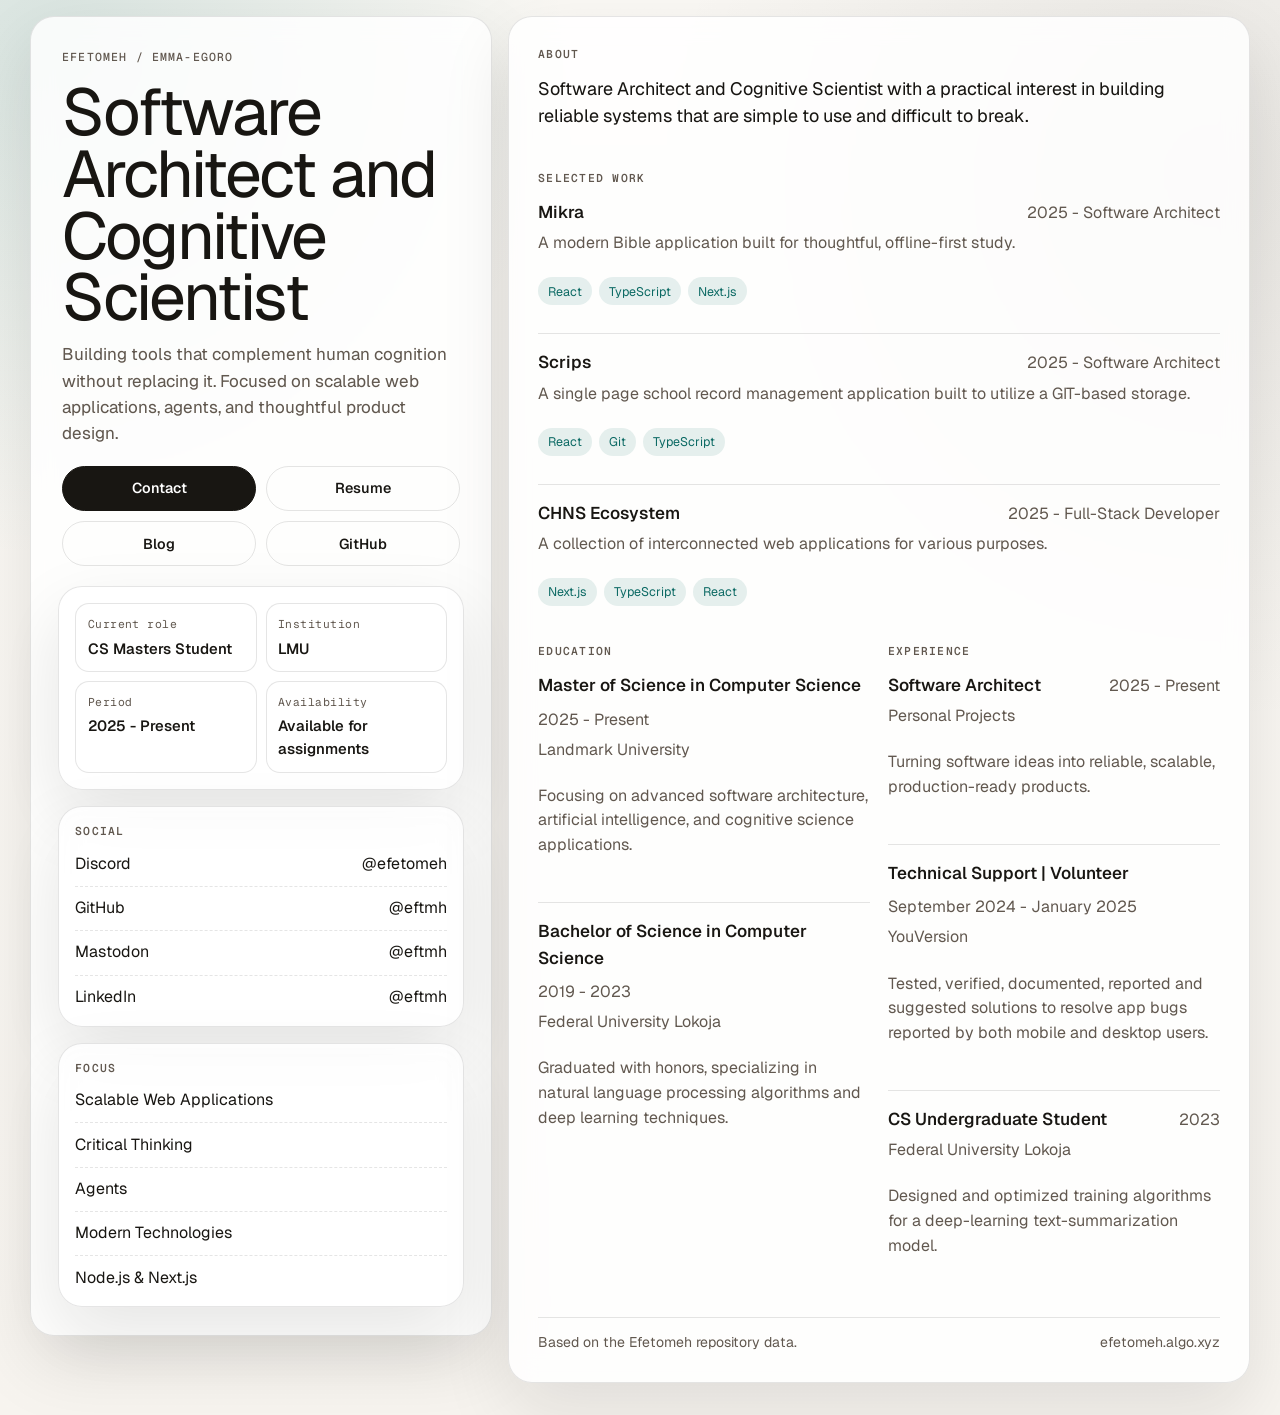
<file: index.html>
<!doctype html>
<html lang="en">
  <head>
    <meta charset="UTF-8" />
    <meta name="viewport" content="width=device-width, initial-scale=1.0" />
    <meta name="description" content="Loading portfolio data..." />
    <title>Efetomeh</title>
    <style>
      @import url("https://fonts.googleapis.com/css2?family=Geist:wght@100..900&family=Geist+Mono:wght@100..900&display=swap");

      :root {
        color-scheme: light;
        --paper: #f7f4ef;
        --card: rgba(255, 255, 255, 0.84);
        --ink: #181612;
        --muted: #61584f;
        --line: rgba(24, 22, 18, 0.11);
        --accent: #0c6a64;
        --accent-soft: rgba(12, 106, 100, 0.1);
        --shadow: 0 28px 70px rgba(24, 22, 18, 0.1);
      }

      * {
        box-sizing: border-box;
      }

      html {
        scroll-behavior: smooth;
      }

      body {
        margin: 0;
        min-height: 100vh;
        background:
          radial-gradient(circle at 4% 3%, rgba(12, 106, 100, 0.14), transparent 28%),
          radial-gradient(circle at 95% 12%, rgba(24, 22, 18, 0.08), transparent 32%),
          linear-gradient(180deg, #faf8f4 0%, var(--paper) 100%);
        color: var(--ink);
        font-family: "Geist", "Trebuchet MS", Arial, sans-serif;
        font-weight: 400;
        line-height: 1.55;
      }

      h1,
      h2,
      h3,
      p {
        margin-top: 0;
      }

      a {
        color: inherit;
        text-decoration: none;
      }

      a:hover {
        color: var(--accent);
      }

      .page {
        width: min(1220px, calc(100% - 2rem));
        margin: 0 auto;
        padding: 1rem 0 2rem;
      }

      .layout {
        display: grid;
        gap: 1rem;
      }

      .rail,
      .main,
      .tile {
        background: var(--card);
        border: 1px solid var(--line);
        box-shadow: var(--shadow);
        backdrop-filter: blur(12px);
        border-radius: 24px;
      }

      .rail {
        display: grid;
        gap: 1rem;
        padding: clamp(1.2rem, 2.2vw, 1.7rem);
      }

      .hero {
        padding: 0.25rem;
      }

      .eyebrow {
        margin-bottom: 0.95rem;
        font-family: "Geist Mono", "Geist", "Trebuchet MS", Arial, sans-serif;
        letter-spacing: 0.1em;
        text-transform: uppercase;
        font-size: 0.72rem;
        font-weight: 500;
        color: var(--muted);
      }

      h1 {
        margin-bottom: 0.85rem;
        font-size: clamp(2.3rem, 6vw, 4.1rem);
        line-height: 0.94;
        letter-spacing: -0.03em;
        font-weight: 420;
      }

      .lead {
        margin-bottom: 1.2rem;
        max-width: 38ch;
        font-family: "Geist", "Trebuchet MS", Arial, sans-serif;
        color: var(--muted);
        font-size: clamp(0.98rem, 1.5vw, 1.06rem);
        font-weight: 420;
      }

      .actions {
        display: grid;
        grid-template-columns: repeat(2, minmax(0, 1fr));
        gap: 0.62rem;
      }

      .button {
        min-height: 43px;
        display: inline-flex;
        align-items: center;
        justify-content: center;
        border-radius: 999px;
        padding: 0.66rem 0.9rem;
        border: 1px solid var(--line);
        font-family: "Geist", "Trebuchet MS", Arial, sans-serif;
        font-size: 0.9rem;
        font-weight: 560;
        transition: transform 170ms ease, border-color 170ms ease, background-color 170ms ease;
      }

      .button.primary {
        background: var(--ink);
        color: #fff;
        border-color: var(--ink);
      }

      .button.secondary {
        background: transparent;
        color: var(--ink);
      }

      .button:hover {
        transform: translateY(-1px);
        border-color: rgba(24, 22, 18, 0.35);
      }

      .meta-grid {
        display: grid;
        grid-template-columns: repeat(2, minmax(0, 1fr));
        gap: 0.55rem;
      }

      .meta-card {
        border: 1px solid var(--line);
        border-radius: 14px;
        padding: 0.72rem;
        background: rgba(255, 255, 255, 0.52);
      }

      .meta-label {
        display: block;
        font-family: "Geist Mono", "Geist", "Trebuchet MS", Arial, sans-serif;
        color: var(--muted);
        font-size: 0.71rem;
        margin-bottom: 0.2rem;
        letter-spacing: 0.04em;
      }

      .meta-value {
        font-family: "Geist", "Trebuchet MS", Arial, sans-serif;
        font-size: 0.93rem;
        font-weight: 560;
      }

      .tile {
        padding: 1rem;
      }

      .section-title {
        margin-bottom: 0.7rem;
        font-family: "Geist Mono", "Geist", "Trebuchet MS", Arial, sans-serif;
        font-size: 0.71rem;
        letter-spacing: 0.11em;
        text-transform: uppercase;
        font-weight: 560;
        color: var(--muted);
      }

      .list {
        list-style: none;
        margin: 0;
        padding: 0;
        display: grid;
        gap: 0.58rem;
        font-family: "Geist", "Trebuchet MS", Arial, sans-serif;
      }

      .list li {
        display: flex;
        justify-content: space-between;
        gap: 0.7rem;
        border-bottom: 1px dashed var(--line);
        padding-bottom: 0.58rem;
      }

      .list li:last-child {
        border-bottom: 0;
        padding-bottom: 0;
      }

      .main {
        padding: clamp(1.2rem, 2.3vw, 1.8rem);
        display: grid;
        gap: 1.4rem;
      }

      .bio {
        max-width: 62ch;
        font-size: clamp(1.03rem, 1.4vw, 1.18rem);
        font-weight: 420;
      }

      .projects {
        display: grid;
        gap: 0.8rem;
      }

      .project {
        display: grid;
        gap: 0.33rem;
        padding: 0.95rem 0;
        border-top: 1px solid var(--line);
      }

      .project:first-child {
        padding-top: 0;
        border-top: 0;
      }

      .project-row {
        display: flex;
        justify-content: space-between;
        align-items: baseline;
        flex-wrap: wrap;
        gap: 0.55rem;
      }

      .project-title {
        margin: 0;
        font-size: 1.07rem;
        font-weight: 560;
      }

      .project-desc,
      .footer {
        font-family: "Geist", "Trebuchet MS", Arial, sans-serif;
        color: var(--muted);
      }

      .tech {
        display: flex;
        flex-wrap: wrap;
        gap: 0.42rem;
      }

      .chip {
        background: var(--accent-soft);
        color: var(--accent);
        border-radius: 999px;
        padding: 0.27rem 0.63rem;
        font-family: "Geist", "Trebuchet MS", Arial, sans-serif;
        font-size: 0.78rem;
      }

      .stack-grid {
        display: grid;
        gap: 1rem;
      }

      .footer {
        border-top: 1px solid var(--line);
        margin-top: 0.3rem;
        padding-top: 0.85rem;
        display: flex;
        flex-wrap: wrap;
        justify-content: space-between;
        gap: 0.5rem 1.3rem;
        font-size: 0.88rem;
      }

      @media (min-width: 940px) {
        .layout {
          grid-template-columns: minmax(260px, 0.86fr) minmax(0, 1.38fr);
          align-items: start;
        }

        .rail {
          position: sticky;
          top: 0.9rem;
        }

        .stack-grid {
          grid-template-columns: repeat(2, minmax(0, 1fr));
          gap: 1.1rem;
        }
      }

      @media (max-width: 620px) {
        .page {
          width: calc(100% - 1rem);
          padding-top: 0.5rem;
        }

        .actions {
          grid-template-columns: 1fr;
        }

        .meta-grid {
          grid-template-columns: 1fr;
        }

        .project-row,
        .footer {
          flex-direction: column;
          align-items: flex-start;
        }
      }

      .button:focus-visible,
      a:focus-visible {
        outline: 2px solid var(--accent);
        outline-offset: 3px;
      }
    </style>
  </head>
  <body>
    <main class="page">
      <div class="layout">
        <aside class="rail" aria-labelledby="hero-title">
          <section class="hero">
            <p class="eyebrow" id="hero-eyebrow"></p>
            <h1 id="hero-title"></h1>
            <p class="lead" id="hero-lead"></p>
            <div class="actions">
              <a class="button primary" id="contact-link" href=""></a>
              <a class="button secondary" id="resume-link" href=""></a>
              <a class="button secondary" id="blog-link" href=""></a>
              <a class="button secondary" id="github-link" href="" target="_blank" rel="noreferrer"></a>
            </div>
          </section>

          <section class="tile">
            <div class="meta-grid" id="profile-details-grid" aria-label="Profile details">
              <div class="meta-card">
                <span class="meta-label" id="label-current-role"></span>
                <div class="meta-value" id="current-role"></div>
              </div>
              <div class="meta-card">
                <span class="meta-label" id="label-current-institution"></span>
                <div class="meta-value" id="current-institution"></div>
              </div>
              <div class="meta-card">
                <span class="meta-label" id="label-current-period"></span>
                <div class="meta-value" id="current-period"></div>
              </div>
              <div class="meta-card">
                <span class="meta-label" id="label-availability"></span>
                <div class="meta-value" id="availability"></div>
              </div>
            </div>
          </section>

          <section class="tile" aria-labelledby="social-title">
            <p class="section-title" id="social-title">Social</p>
            <ul class="list" id="social-list"></ul>
          </section>

          <section class="tile" aria-labelledby="focus-title">
            <p class="section-title" id="focus-title">Focus</p>
            <ul class="list" id="focus-list"></ul>
          </section>
        </aside>

        <section class="main" aria-labelledby="work-title">
          <div>
            <p class="section-title" id="about-title">About</p>
            <p class="bio" id="bio"></p>
          </div>

          <div>
            <p class="section-title" id="work-title">Selected work</p>
            <div class="projects" id="projects-list"></div>
          </div>

          <div class="stack-grid">
            <div>
              <p class="section-title" id="education-title">Education</p>
              <div class="projects" id="education-list"></div>
            </div>

            <div>
              <p class="section-title" id="experience-title">Experience</p>
              <div class="projects" id="experience-list"></div>
            </div>
          </div>

          <footer class="footer">
            <span id="footer-note"></span>
            <a id="footer-link" href="#" target="_blank" rel="noreferrer"></a>
          </footer>
        </section>
      </div>
    </main>
    <script src="./lib/components.js"></script>
    <script type="module">
      const dataUrl = "./data.json";

      const descriptionMeta = document.querySelector('meta[name="description"]');
      const heroEyebrow = document.getElementById("hero-eyebrow");
      const heroTitle = document.getElementById("hero-title");
      const heroLead = document.getElementById("hero-lead");
      const contactLink = document.getElementById("contact-link");
      const currentRole = document.getElementById("current-role");
      const currentInstitution = document.getElementById("current-institution");
      const currentPeriod = document.getElementById("current-period");
      const availability = document.getElementById("availability");
      const profileDetailsGrid = document.getElementById("profile-details-grid");
      const labelCurrentRole = document.getElementById("label-current-role");
      const labelCurrentInstitution = document.getElementById("label-current-institution");
      const labelCurrentPeriod = document.getElementById("label-current-period");
      const labelAvailability = document.getElementById("label-availability");
      const resumeLink = document.getElementById("resume-link");
      const blogLink = document.getElementById("blog-link");
      const footerLink = document.getElementById("footer-link");
      const footerNote = document.getElementById("footer-note");
      const focusTitle = document.getElementById("focus-title");
      const focusList = document.getElementById("focus-list");
      const socialList = document.getElementById("social-list");
      const socialTitle = document.getElementById("social-title");
      const aboutTitle = document.getElementById("about-title");
      const workTitle = document.getElementById("work-title");
      const educationTitle = document.getElementById("education-title");
      const experienceTitle = document.getElementById("experience-title");
      const bio = document.getElementById("bio");
      const projectsList = document.getElementById("projects-list");
      const educationList = document.getElementById("education-list");
      const experienceList = document.getElementById("experience-list");

      function renderPortfolio(portfolioData) {
        const { hero, sections, profile, content, footer } = portfolioData;
        const { projects, education, experience, socials } = content;
        const profileDetailLabels = hero.profileDetailLabels ?? {};

        if (descriptionMeta) {
          descriptionMeta.setAttribute("content", hero.metaDescription);
        }

        document.title = hero.title;

        if (heroEyebrow) heroEyebrow.textContent = `${hero.name} / ${hero.fullName}`;
        if (heroTitle) heroTitle.textContent = hero.headline;
        if (heroLead) {
          heroLead.textContent = `${hero.description.charAt(0).toUpperCase()}${hero.description.slice(1)} ${hero.leadSuffix}`;
        }
        if (contactLink) contactLink.textContent = hero.actions.contact.label;
        if (contactLink) contactLink.setAttribute("href", normalizeSiteUrl(hero.actions.contact.url));
        if (profileDetailsGrid) profileDetailsGrid.setAttribute("aria-label", hero.profileDetailAriaLabel);
        if (labelCurrentRole) labelCurrentRole.textContent = profileDetailLabels.role;
        if (labelCurrentInstitution) labelCurrentInstitution.textContent = profileDetailLabels.institution;
        if (labelCurrentPeriod) labelCurrentPeriod.textContent = profileDetailLabels.period;
        if (labelAvailability) labelAvailability.textContent = profileDetailLabels.availability;
        if (currentRole) currentRole.textContent = profile.currentRole;
        if (currentInstitution) currentInstitution.textContent = profile.currentInstitution.replace(/^@\s*/, "");
        if (currentPeriod) currentPeriod.textContent = profile.currentPeriod.replace(/—/g, "-");
        if (availability) availability.textContent = profile.availability;
        if (resumeLink) resumeLink.textContent = hero.actions.resume.label;
        if (resumeLink) resumeLink.setAttribute("href", normalizeSiteUrl(hero.actions.resume.url));
        if (blogLink) blogLink.textContent = hero.actions.blog.label;
        if (blogLink) blogLink.setAttribute("href", normalizeSiteUrl(hero.actions.blog.url));
        const githubLink = document.getElementById("github-link");
        if (githubLink) githubLink.textContent = hero.actions.github.label;
        if (githubLink) githubLink.setAttribute("href", normalizeSiteUrl(hero.actions.github.url));
        if (focusTitle) focusTitle.textContent = sections.focus;
        if (socialTitle) socialTitle.textContent = sections.social;
        if (aboutTitle) aboutTitle.textContent = sections.about;
        if (workTitle) workTitle.textContent = sections.selectedWork;
        if (educationTitle) educationTitle.textContent = sections.education;
        if (experienceTitle) experienceTitle.textContent = sections.experience;
        if (footerNote) footerNote.textContent = footer.note;
        if (footerLink) footerLink.textContent = footer.label;
        if (footerLink) footerLink.setAttribute("href", footer.url);
        if (bio) {
          bio.textContent = `${hero.headline} with a practical interest in building reliable systems that are simple to use and difficult to break.`;
        }

        if (focusList) {
          focusList.innerHTML = "";
          profile.focus.forEach((item) => {
            const li = document.createElement("li");
            const span = document.createElement("span");
            span.textContent = item;
            li.appendChild(span);
            focusList.appendChild(li);
          });
        }

        if (socialList) {
          socialList.innerHTML = "";
          socials.forEach((social) => {
            const li = document.createElement("li");
            const nameSpan = document.createElement("span");
            nameSpan.textContent = social.name;
            
            const handleLabel = social.handle ?? social.name;
            const link = createLink(social.url, handleLabel, {
              external: !social.url.startsWith("mailto:")
            });
            
            li.appendChild(nameSpan);
            li.appendChild(link);
            socialList.appendChild(li);
          });
        }

        if (projectsList) {
          projectsList.innerHTML = "";
          projects.forEach((project) => {
            const article = document.createElement("article");
            article.className = "project";
            
            const row = document.createElement("div");
            row.className = "project-row";
            
            const titleH3 = document.createElement("h3");
            titleH3.className = "project-title";
            const titleLink = createLink(project.url, project.title, { external: true });
            titleH3.appendChild(titleLink);
            
            const yearSpan = document.createElement("span");
            yearSpan.className = "project-desc";
            yearSpan.textContent = `${project.year} - ${project.role}`;
            
            row.appendChild(titleH3);
            row.appendChild(yearSpan);
            
            const desc = document.createElement("p");
            desc.className = "project-desc";
            desc.textContent = project.description.replace(/^.*?:\s*/, "");
            
            const tech = document.createElement("div");
            tech.className = "tech";
            project.tech.forEach((techItem) => {
              tech.appendChild(createBadge(techItem, "chip"));
            });
            
            article.appendChild(row);
            article.appendChild(desc);
            article.appendChild(tech);
            projectsList.appendChild(article);
          });
        }

        if (educationList) {
          educationList.innerHTML = "";
          education.forEach((item) => {
            const article = document.createElement("article");
            article.className = "project";
            
            const row = document.createElement("div");
            row.className = "project-row";
            
            const titleH3 = document.createElement("h3");
            titleH3.className = "project-title";
            titleH3.textContent = item.degree;
            
            const yearSpan = document.createElement("span");
            yearSpan.className = "project-desc";
            yearSpan.textContent = item.year;
            
            row.appendChild(titleH3);
            row.appendChild(yearSpan);
            
            const school = document.createElement("p");
            school.className = "project-desc";
            school.textContent = item.school;
            
            const desc = document.createElement("p");
            desc.className = "project-desc";
            desc.textContent = item.description;
            
            article.appendChild(row);
            article.appendChild(school);
            article.appendChild(desc);
            educationList.appendChild(article);
          });
        }

        if (experienceList) {
          experienceList.innerHTML = "";
          experience.forEach((item) => {
            const article = document.createElement("article");
            article.className = "project";
            
            const row = document.createElement("div");
            row.className = "project-row";
            
            const titleH3 = document.createElement("h3");
            titleH3.className = "project-title";
            titleH3.textContent = item.role;
            
            const yearSpan = document.createElement("span");
            yearSpan.className = "project-desc";
            yearSpan.textContent = item.year;
            
            row.appendChild(titleH3);
            row.appendChild(yearSpan);
            
            const company = document.createElement("p");
            company.className = "project-desc";
            company.textContent = item.company;
            
            const desc = document.createElement("p");
            desc.className = "project-desc";
            desc.textContent = item.description;
            
            article.appendChild(row);
            article.appendChild(company);
            article.appendChild(desc);
            experienceList.appendChild(article);
          });
        }
      }

      async function loadPortfolio() {
        let portfolioData = null;

        try {
          const response = await fetch(dataUrl, { cache: "no-store" });
          if (!response.ok) {
            throw new Error(`Failed to fetch data.json: ${response.status}`);
          }
          portfolioData = await response.json();
        } catch (error) {
          console.warn("Portfolio data could not be fetched.", error);
        }

        if (!portfolioData) {
          if (heroLead) heroLead.textContent = "Portfolio content could not be loaded.";
          return;
        }

        renderPortfolio(portfolioData);
      }

      loadPortfolio();
    </script>
    <div hidden aria-hidden="true">
      <a rel="me" href="https://ieji.de/@eftmh">Mastodon</a>
    </div>
    <script src="./lib/components.js"></script>
    <script src="./lib/register-sw.js"></script>
  </body>
</html>
</file>
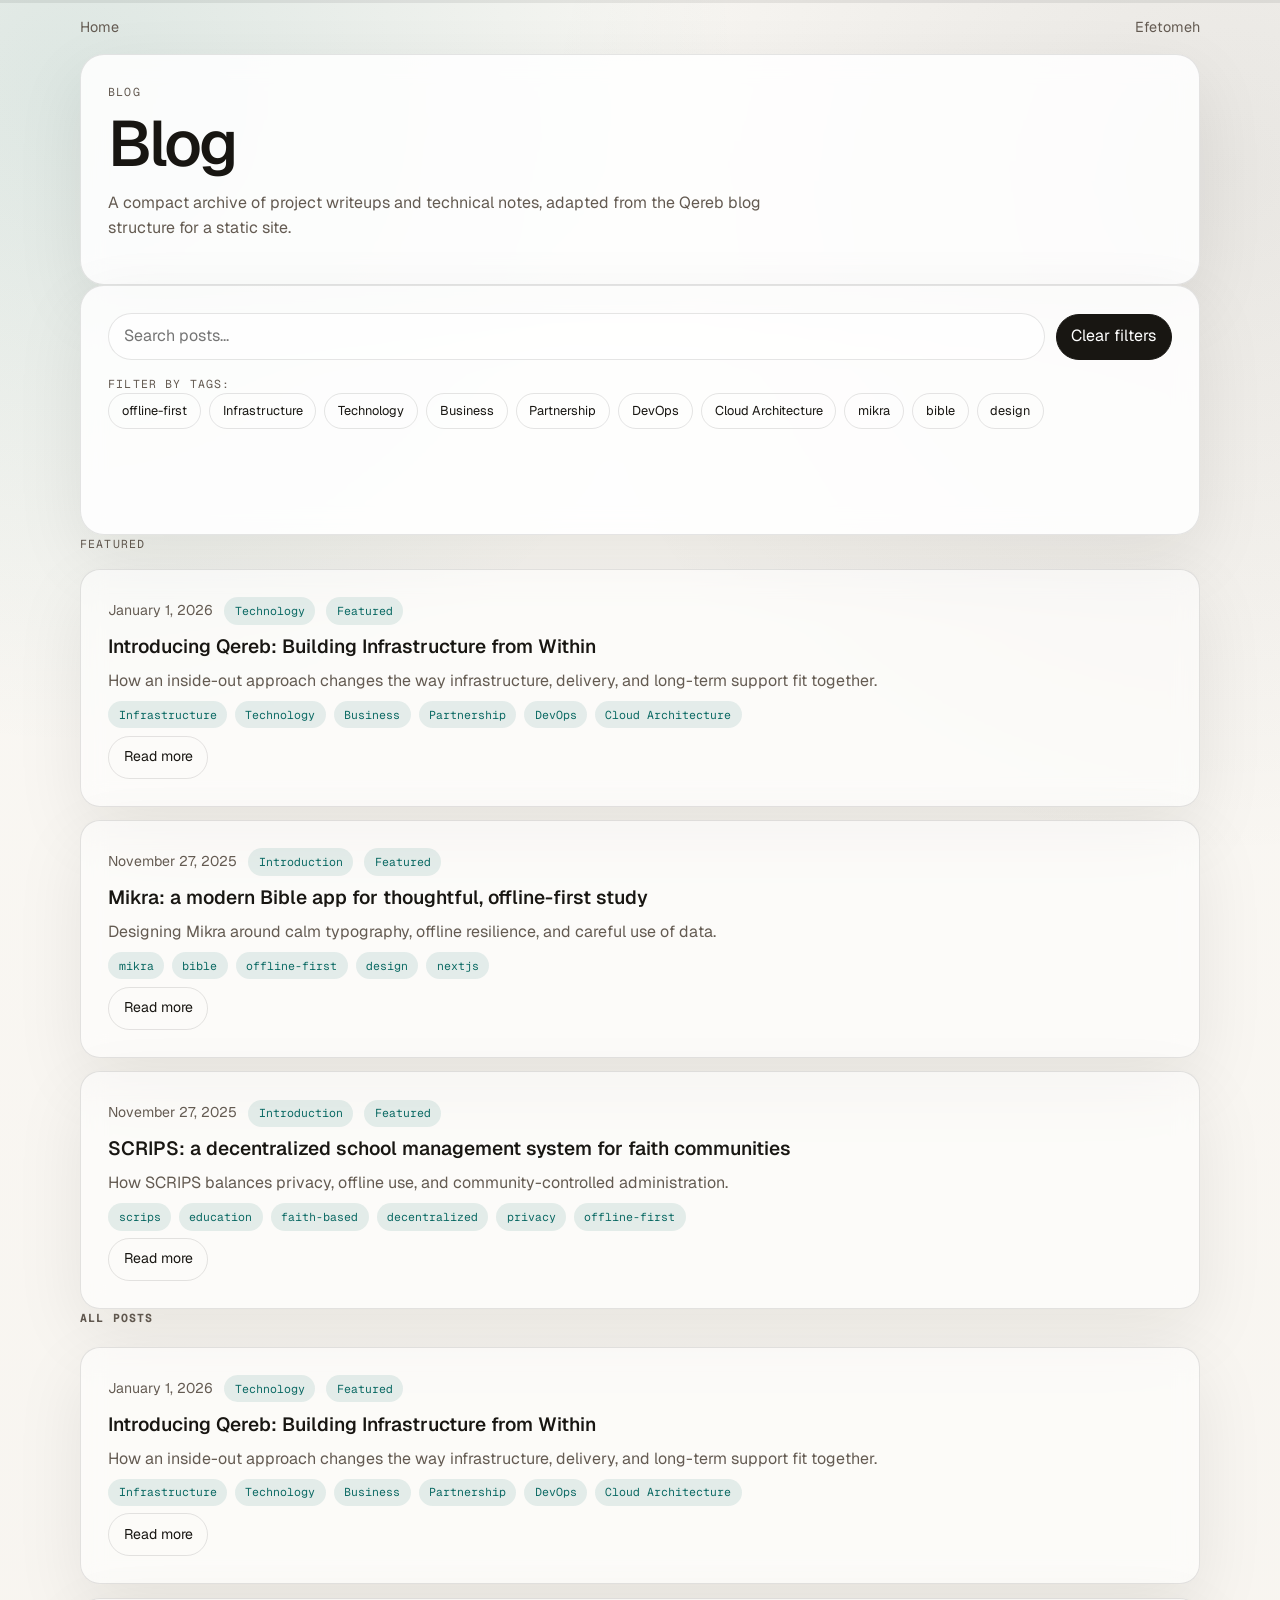
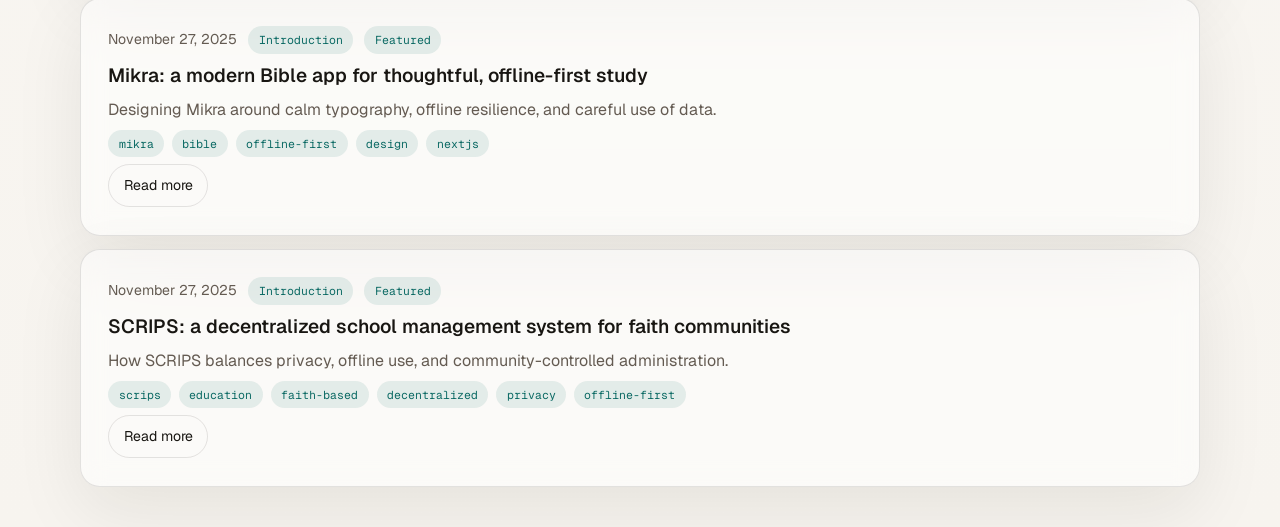
<file: blog/index.html>
<!doctype html>
<html lang="en">
  <head>
    <meta charset="UTF-8" />
    <meta name="viewport" content="width=device-width, initial-scale=1.0" />
    <meta name="description" content="Blog" />
    <title>Blog | Efetomeh</title>
    <link rel="stylesheet" href="./blog.css" />
  </head>
  <body data-view="index">
    <div class="progress" aria-hidden="true"><span id="reading-progress-bar"></span></div>
    <main class="page">
      <div class="topbar">
        <a id="home-link" href="/">Home</a>
        <a href="/">Efetomeh</a>
      </div>

      <section class="hero surface">
        <p class="eyebrow">Blog</p>
        <h1 id="blog-title"></h1>
        <p id="blog-intro"></p>
      </section>

      <section class="panel surface controls" aria-label="Blog filters">
        <div class="search-row">
          <input id="search-input" class="search" type="search" placeholder="Search posts..." />
          <button id="clear-filters" class="button primary" type="button" hidden>Clear filters</button>
        </div>

        <div>
          <div class="label-row">
            <span id="filter-label">Filter by tags:</span>
          </div>
          <div id="tag-filters" class="tags" aria-label="Tag filters"></div>
        </div>

        <div id="active-filters" class="active-tags"></div>
      </section>

      <section id="featured-section" class="grid">
        <div class="label-row">
          <span id="featured-label">Featured</span>
        </div>
        <div id="featured-list" class="post-grid"></div>
      </section>

      <section class="grid">
        <div class="search-row" style="margin-bottom: 0.25rem;">
          <h2 class="section-title" style="margin: 0;" id="results-count"></h2>
        </div>
        <div id="all-posts-list" class="post-grid"></div>
      </section>
    </main>
    <script src="../lib/components.js"></script>
    <script src="../lib/register-sw.js"></script>
    <script src="./blog.js"></script>
  </body>
</html>
</file>
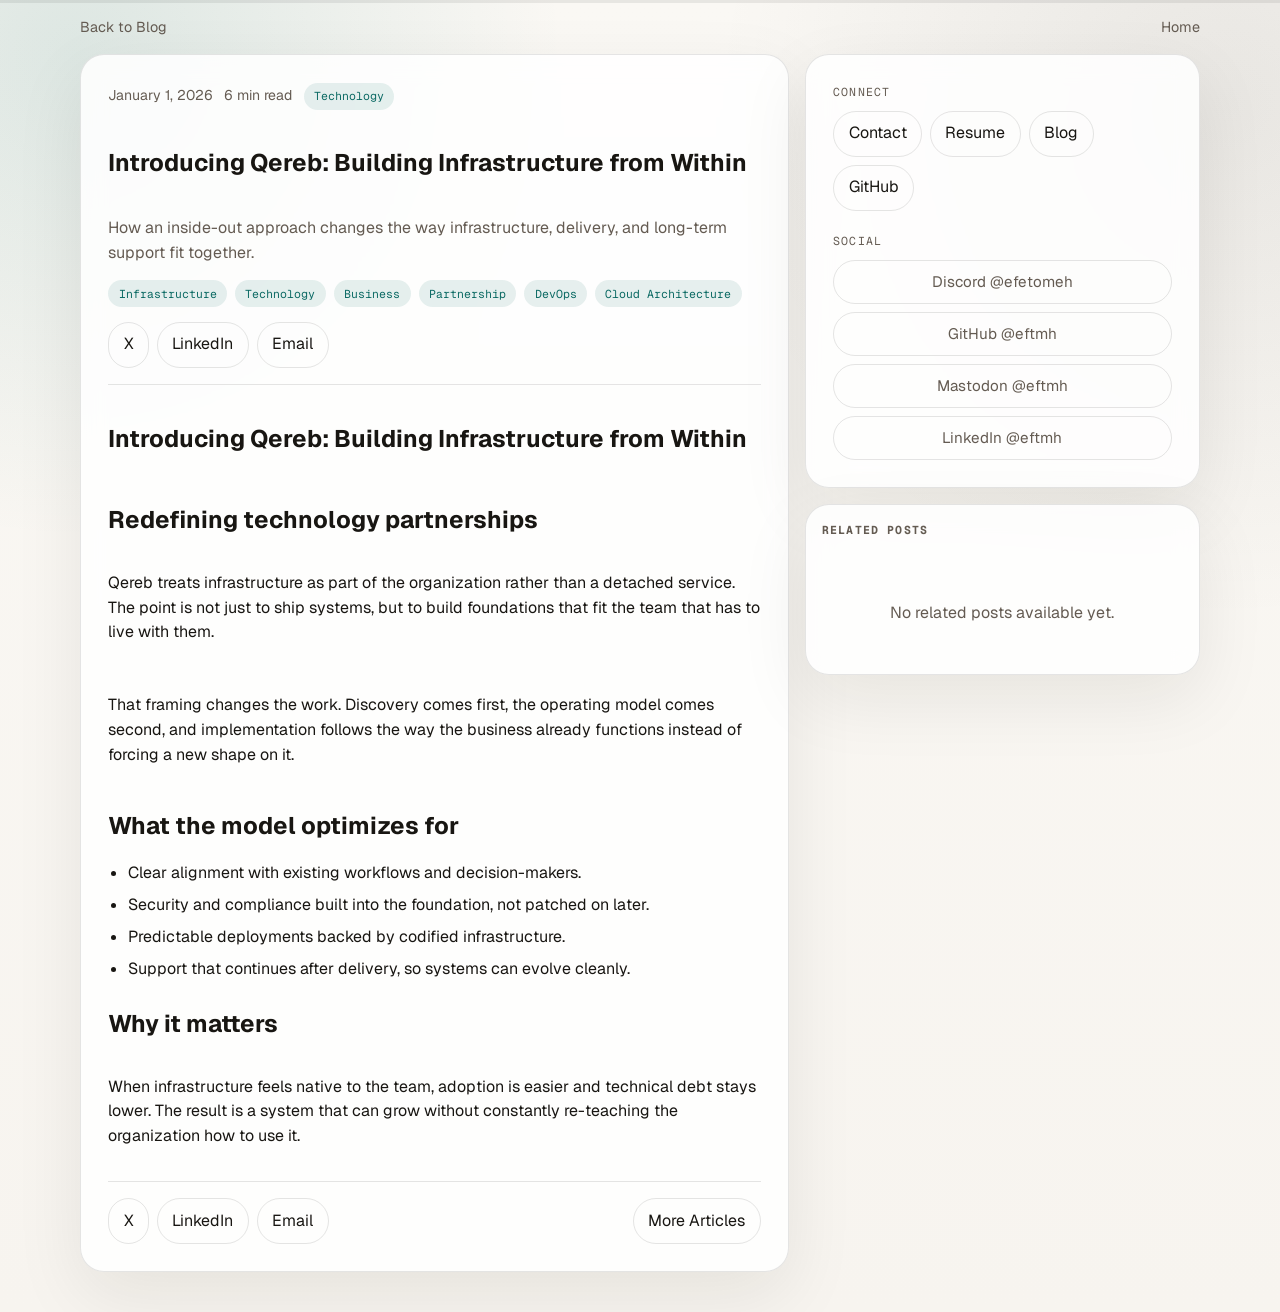
<file: blog/post.html>
<!doctype html>
<html lang="en">
  <head>
    <meta charset="UTF-8" />
    <meta name="viewport" content="width=device-width, initial-scale=1.0" />
    <meta name="description" content="Blog post" />
    <title>Blog | Efetomeh</title>
    <link rel="stylesheet" href="./blog.css" />
  </head>
  <body data-view="post" data-slug="">
    <div class="progress" aria-hidden="true"><span id="reading-progress-bar"></span></div>
    <main class="page">
      <div class="topbar">
        <a id="back-link" href="/blog/">Back to Blog</a>
        <a id="home-link" href="/">Home</a>
      </div>

      <div class="post-layout">
        <article class="article surface">
          <header class="article-header">
            <div class="post-meta">
              <span id="post-meta-date"></span>
              <span id="post-meta-time"></span>
              <span class="badge" id="post-meta-category"></span>
            </div>
            <h1 id="post-title"></h1>
            <p id="post-summary" class="post-summary"></p>
            <div id="post-tags" class="tags"></div>
            <div id="post-links-top" class="link-actions"></div>
          </header>

          <div id="post-content" class="content"></div>

          <footer class="footer-box">
            <div id="post-links-bottom" class="link-actions"></div>
            <a id="more-articles-link" class="button" href="/blog/"></a>
          </footer>
        </article>

        <aside class="sticky">
          <section class="panel surface connect-panel">
            <div class="label-row">
              <span>Connect</span>
            </div>

            <div id="sidebar-actions" class="sidebar-actions" aria-label="Quick actions"></div>

            <div class="label-row" style="margin-top: 0.65rem;">
              <span>Social</span>
            </div>
            <div id="sidebar-network" class="sidebar-network" aria-label="External links"></div>
          </section>

          <section id="related-posts" class="grid surface" style="padding: 1rem;"></section>
        </aside>
      </div>
    </main>
    <script src="../lib/components.js"></script>
    <script src="../lib/register-sw.js"></script>
    <script src="./blog.js"></script>
  </body>
</html>
</file>
<file: blog/blog.css>
@import url("https://fonts.googleapis.com/css2?family=Geist:wght@100..900&family=Geist+Mono:wght@100..900&display=swap");

:root {
  color-scheme: light;
  --paper: #f7f4ef;
  --card: rgba(255, 255, 255, 0.86);
  --ink: #181612;
  --muted: #645b52;
  --line: rgba(24, 22, 18, 0.11);
  --accent: #0c6a64;
  --accent-soft: rgba(12, 106, 100, 0.1);
  --shadow: 0 24px 70px rgba(24, 22, 18, 0.08);
}

* {
  box-sizing: border-box;
}

html {
  scroll-behavior: smooth;
}

body {
  margin: 0;
  min-height: 100vh;
  background:
    radial-gradient(circle at 6% 4%, rgba(12, 106, 100, 0.12), transparent 28%),
    radial-gradient(circle at 96% 8%, rgba(24, 22, 18, 0.08), transparent 30%),
    linear-gradient(180deg, #faf8f4 0%, var(--paper) 100%);
  color: var(--ink);
  font-family: "Geist", Arial, sans-serif;
  line-height: 1.55;
}

a {
  color: inherit;
  text-decoration: none;
}

a:hover {
  color: var(--accent);
}

button,
input {
  font: inherit;
}

.page {
  width: min(1120px, calc(100% - 2rem));
  margin: 0 auto;
  padding: 1rem 0 2.5rem;
}

.shell {
  display: grid;
  gap: 1rem;
}

.surface {
  background: var(--card);
  border: 1px solid var(--line);
  box-shadow: var(--shadow);
  backdrop-filter: blur(12px);
  border-radius: 24px;
}

.topbar {
  display: flex;
  align-items: center;
  justify-content: space-between;
  gap: 1rem;
  margin-bottom: 1rem;
  font-size: 0.9rem;
  color: var(--muted);
}

.eyebrow {
  margin: 0 0 0.85rem;
  font-family: "Geist Mono", monospace;
  text-transform: uppercase;
  letter-spacing: 0.1em;
  color: var(--muted);
  font-size: 0.72rem;
}

.hero,
.panel,
.article,
.post-card {
  padding: clamp(1.1rem, 2.3vw, 1.7rem);
}

.hero h1,
.post-header h1 {
  margin: 0 0 0.8rem;
  line-height: 0.95;
  letter-spacing: -0.04em;
  font-size: clamp(2.4rem, 5vw, 4.6rem);
  font-weight: 560;
}

.hero p,
.post-summary,
.muted {
  color: var(--muted);
}

.hero p {
  max-width: 62ch;
}

.controls {
  display: grid;
  gap: 0.9rem;
}

.search-row {
  display: flex;
  flex-wrap: wrap;
  gap: 0.7rem;
  align-items: center;
  justify-content: space-between;
}

.search {
  flex: 1 1 280px;
  min-height: 44px;
  border-radius: 999px;
  border: 1px solid var(--line);
  background: rgba(255, 255, 255, 0.65);
  padding: 0.65rem 0.95rem;
  color: var(--ink);
}

.search:focus {
  outline: 2px solid rgba(12, 106, 100, 0.18);
  border-color: rgba(12, 106, 100, 0.35);
}

.button {
  display: inline-flex;
  align-items: center;
  justify-content: center;
  gap: 0.4rem;
  min-height: 40px;
  border-radius: 999px;
  border: 1px solid var(--line);
  background: transparent;
  padding: 0.6rem 0.9rem;
  cursor: pointer;
  color: var(--ink);
  transition: transform 170ms ease, border-color 170ms ease, background-color 170ms ease;
}

.button:hover {
  transform: translateY(-1px);
  border-color: rgba(24, 22, 18, 0.28);
}

.button.primary {
  background: var(--ink);
  color: #fff;
  border-color: var(--ink);
}

.button.chip {
  min-height: 34px;
  font-size: 0.8rem;
  padding: 0.45rem 0.8rem;
}

.button.chip.active {
  background: var(--accent);
  color: #fff;
  border-color: var(--accent);
}

.tags,
.active-tags {
  display: flex;
  flex-wrap: wrap;
  gap: 0.5rem;
}

.label-row {
  display: flex;
  flex-wrap: wrap;
  align-items: center;
  gap: 0.5rem;
  color: var(--muted);
  font-family: "Geist Mono", monospace;
  font-size: 0.72rem;
  letter-spacing: 0.1em;
  text-transform: uppercase;
}

.section-title {
  margin: 0 0 0.85rem;
  font-family: "Geist Mono", monospace;
  letter-spacing: 0.1em;
  text-transform: uppercase;
  font-size: 0.72rem;
  color: var(--muted);
}

.grid {
  display: grid;
  gap: 1rem;
}

.post-grid {
  display: grid;
  gap: 0.85rem;
}

.post-card {
  display: grid;
  gap: 0.45rem;
  border: 1px solid var(--line);
  background: rgba(255, 255, 255, 0.55);
  border-radius: 20px;
}

.post-card:hover {
  border-color: rgba(12, 106, 100, 0.25);
}

.post-meta,
.post-meta-inline {
  display: flex;
  flex-wrap: wrap;
  align-items: center;
  gap: 0.5rem 0.7rem;
  color: var(--muted);
  font-size: 0.88rem;
}

.post-title {
  margin: 0;
  font-size: 1.2rem;
  font-weight: 560;
}

.post-summary {
  margin: 0;
}

.badge {
  display: inline-flex;
  align-items: center;
  border-radius: 999px;
  padding: 0.3rem 0.65rem;
  background: var(--accent-soft);
  color: var(--accent);
  font-family: "Geist Mono", monospace;
  font-size: 0.72rem;
}

.post-layout {
  display: grid;
  gap: 1rem;
}

.article {
  display: grid;
  gap: 1rem;
}

.article-header {
  display: grid;
  gap: 0.9rem;
  padding-bottom: 1rem;
  border-bottom: 1px solid var(--line);
}

.content {
  max-width: 70ch;
  display: grid;
  gap: 1rem;
}

.content h2,
.content h3 {
  margin: 0.8rem 0 0.3rem;
  line-height: 1.15;
}

.content p,
.content li {
  color: var(--ink);
}

.content ul {
  margin: 0;
  padding-left: 1.25rem;
  display: grid;
  gap: 0.45rem;
}

.link-actions,
.footer-actions {
  display: flex;
  flex-wrap: wrap;
  gap: 0.5rem;
}

.footer-box {
  border-top: 1px solid var(--line);
  padding-top: 1rem;
  display: flex;
  justify-content: space-between;
  gap: 1rem;
  flex-wrap: wrap;
  align-items: center;
}

.related-grid {
  display: grid;
  gap: 0.85rem;
  grid-template-columns: repeat(auto-fit, minmax(220px, 1fr));
}

.connect-panel {
  display: grid;
  gap: 0.65rem;
  margin-bottom: 1rem;
}

.sidebar-actions {
  display: flex;
  flex-wrap: wrap;
  gap: 0.5rem;
}

.sidebar-network {
  display: grid;
  gap: 0.45rem;
  font-size: 0.95rem;
}

.sidebar-network a {
  color: var(--muted);
}

.sidebar-network a:hover {
  color: var(--accent);
}

.progress {
  position: fixed;
  top: 0;
  left: 0;
  height: 3px;
  width: 100%;
  background: rgba(24, 22, 18, 0.08);
  z-index: 30;
}

.progress > span {
  display: block;
  height: 100%;
  width: 0;
  background: var(--accent);
}

.empty-state {
  padding: 2rem 0;
  text-align: center;
  color: var(--muted);
}

@media (min-width: 920px) {
  .post-layout {
    grid-template-columns: minmax(0, 1.4fr) minmax(260px, 0.78fr);
    align-items: start;
  }

  .sticky {
    position: sticky;
    top: 1rem;
  }
}

@media (max-width: 620px) {
  .page {
    width: calc(100% - 1rem);
    padding-top: 0.5rem;
  }

  .search-row {
    align-items: stretch;
  }

  .footer-box {
    flex-direction: column;
    align-items: flex-start;
  }
}

.button:focus-visible,
a:focus-visible,
input:focus-visible {
  outline: 2px solid var(--accent);
  outline-offset: 3px;
}
</file>
